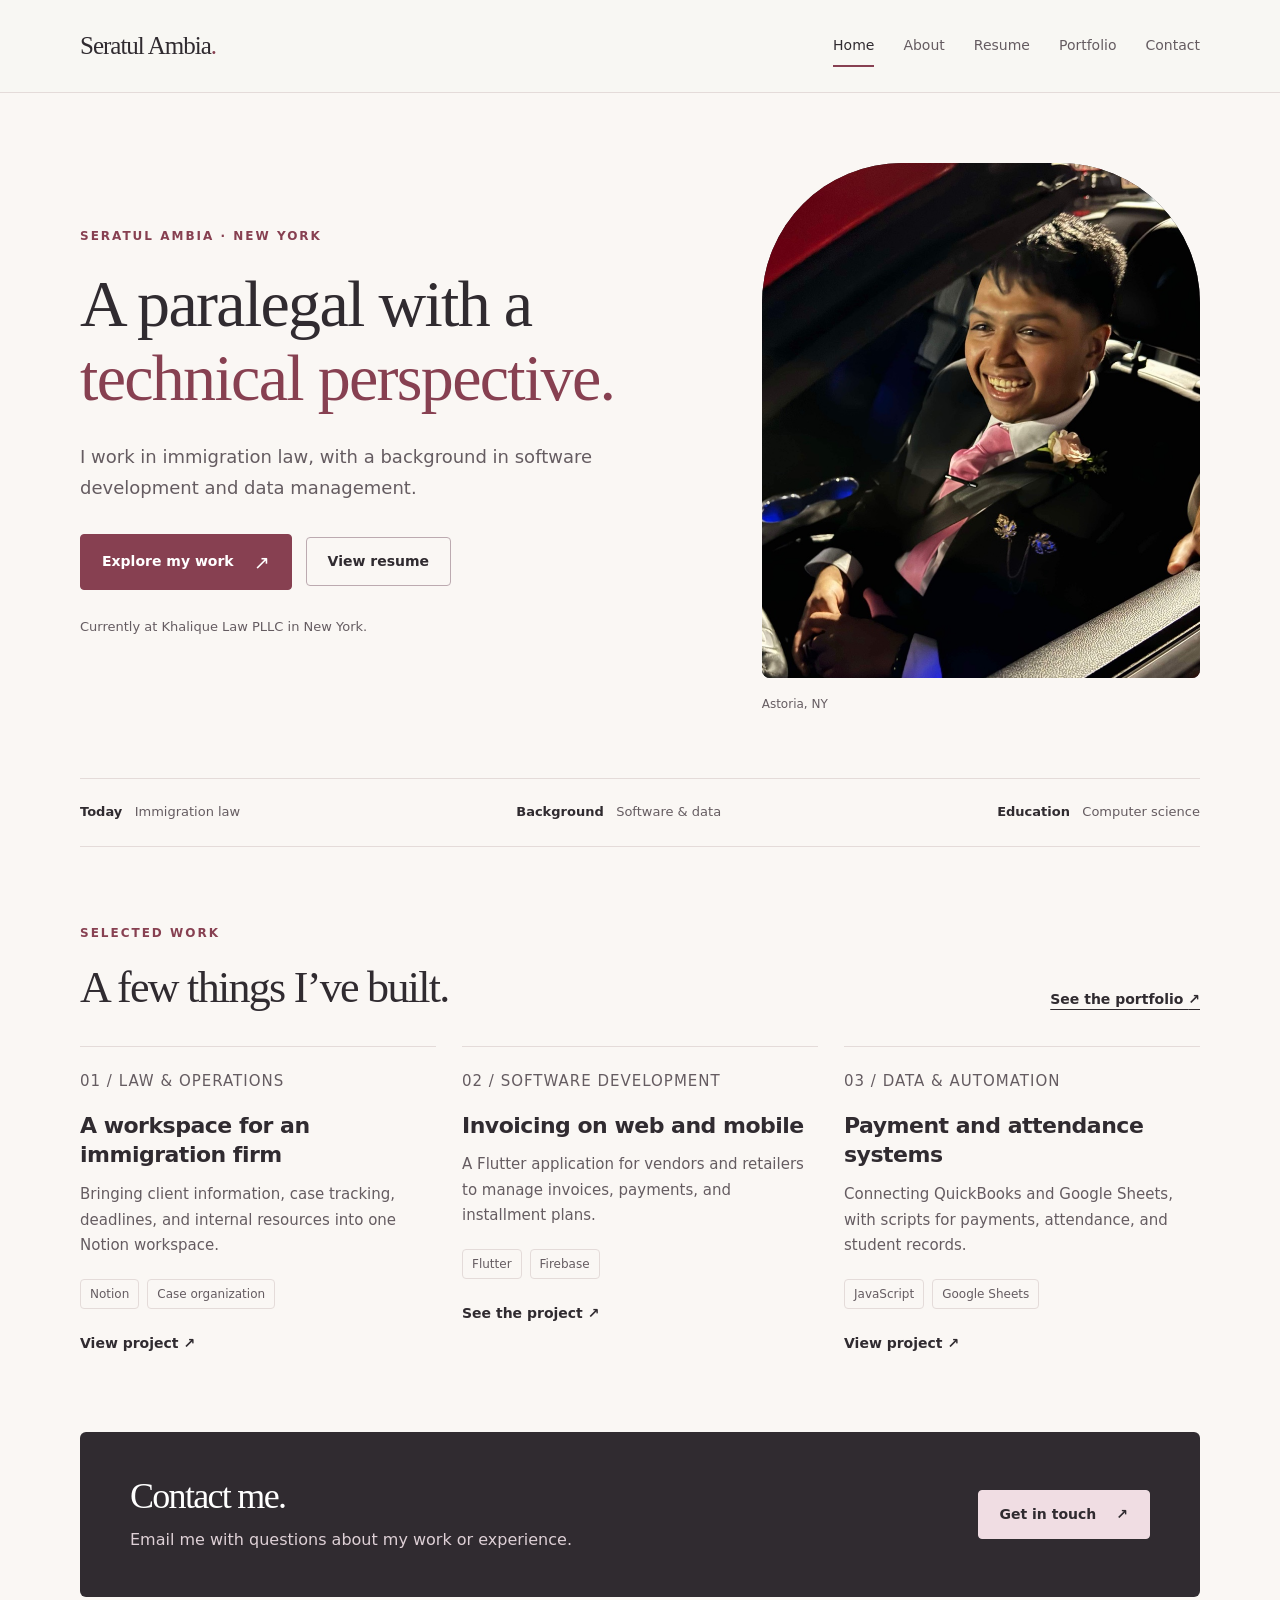
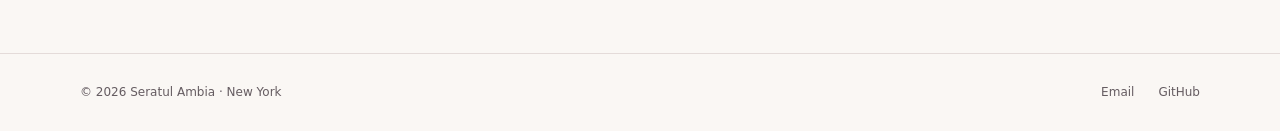
<file: index.html>
<!DOCTYPE html>
<html lang="en">
<head>
<meta charset="utf-8">
<meta name="viewport" content="width=device-width, initial-scale=1">
<title>Immigration paralegal with a background in software | Seratul Ambia</title>
<meta name="description" content="Seratul Ambia is an immigration paralegal in New York with a background in software development, data management, and pharmacy operations.">
<meta name="theme-color" content="#874051">
<meta property="og:title" content="Immigration paralegal with a background in software | Seratul Ambia">
<meta property="og:description" content="Seratul Ambia is an immigration paralegal in New York with a background in software development, data management, and pharmacy operations.">
<meta property="og:type" content="website">
<meta property="og:url" content="https://www.seratulambia.com/">
<meta property="og:image" content="https://www.seratulambia.com/assets/img/seratul-portrait-2026.jpg">
<link rel="canonical" href="https://www.seratulambia.com/">
<link rel="icon" href="assets/img/favicon.svg" type="image/svg+xml">
<link rel="stylesheet" href="assets/css/style.css?v=20261007-photo">
<script defer src="assets/js/main.js?v=20261007">
</script>
</head>
<body>
<a class="skip-link" href="#main">Skip to content</a>
<header class="site-header">
<div class="container header-inner">
<a class="brand" href="index.html" aria-label="Seratul Ambia home">Seratul Ambia<span>.</span>
</a>
<button class="menu-toggle" aria-expanded="false" aria-controls="navigation" type="button">Menu</button>
<nav class="navigation" id="navigation" aria-label="Main navigation">
<a href="index.html" aria-current="page">Home</a>
<a href="about.html">About</a>
<a href="resume.html">Resume</a>
<a href="portfolio.html">Portfolio</a>
<a href="contact.html">Contact</a>
</nav>
</div>
</header>
<main id="main">
<div class="container">
<section class="hero" aria-labelledby="hero-title">
<div>
<p class="eyebrow">Seratul Ambia · New York</p>
<h1 id="hero-title">A paralegal with a<br>
<em>technical perspective.</em>
</h1>
<p class="lead">I work in immigration law, with a background in software development and data management.</p>
<div class="actions">
<a class="button" href="portfolio.html">Explore my work <span class="arrow" aria-hidden="true">↗</span>
</a>
<a class="button secondary" href="resume.html">View resume</a>
</div>
<p class="small-note">Currently at Khalique Law PLLC in New York.</p>
</div>
<figure class="hero-photo">
<div class="portrait-frame"><img src="assets/img/seratul-portrait-2026.jpg" width="1152" height="1536" alt="Seratul Ambia smiling in a suit and pink tie" fetchpriority="high"></div>
<figcaption>
<span>Astoria, NY</span>
</figcaption>
</figure>
</section>
<div class="experience-strip" aria-label="Professional background">
<span>
<strong>Today</strong> &nbsp; Immigration law</span>
<span>
<strong>Background</strong> &nbsp; Software &amp; data</span>
<span>
<strong>Education</strong> &nbsp; Computer science</span>
</div>
<section class="section" aria-labelledby="selected-work">
<div class="section-heading">
<div>
<p class="eyebrow">Selected work</p>
<h2 id="selected-work">A few things I’ve built.</h2>
</div>
<a class="text-link" href="portfolio.html">See the portfolio <span aria-hidden="true">↗</span>
</a>
</div>
<div class="work-grid">
<a class="work-card" href="portfolio.html#notion">
<p class="work-number">01 / LAW &amp; OPERATIONS</p>
<h3>A workspace for an immigration firm</h3>
<p>Bringing client information, case tracking, deadlines, and internal resources into one Notion workspace.</p>
<div class="tags">
<span class="tag">Notion</span>
<span class="tag">Case organization</span>
</div>
<span class="text-link">View project ↗</span>
</a>
<a class="work-card" href="portfolio.html#rosp">
<p class="work-number">02 / SOFTWARE DEVELOPMENT</p>
<h3>Invoicing on web and mobile</h3>
<p>A Flutter application for vendors and retailers to manage invoices, payments, and installment plans.</p>
<div class="tags">
<span class="tag">Flutter</span>
<span class="tag">Firebase</span>
</div>
<span class="text-link">See the project ↗</span>
</a>
<a class="work-card" href="portfolio.html#data">
<p class="work-number">03 / DATA &amp; AUTOMATION</p>
<h3>Payment and attendance systems</h3>
<p>Connecting QuickBooks and Google Sheets, with scripts for payments, attendance, and student records.</p>
<div class="tags">
<span class="tag">JavaScript</span>
<span class="tag">Google Sheets</span>
</div>
<span class="text-link">View project ↗</span>
</a>
</div>
</section>
</div>
<div class="container">
<section class="callout" aria-label="Get in touch">
<div>
<h2>Contact me.</h2>
<p>Email me with questions about my work or experience.</p>
</div>
<a class="button" href="contact.html">Get in touch <span aria-hidden="true">↗</span>
</a>
</section>
</div>
</main>
<footer class="site-footer">
<div class="container footer-inner">
<span>© <span data-year>2026</span> Seratul Ambia · New York</span>
<div class="footer-links">
<a href="mailto:seratul.ambia@gmail.com">Email</a>
<a href="https://github.com/SeratulA">GitHub</a>
</div>
</div>
</footer>
</body>
</html>
</file>
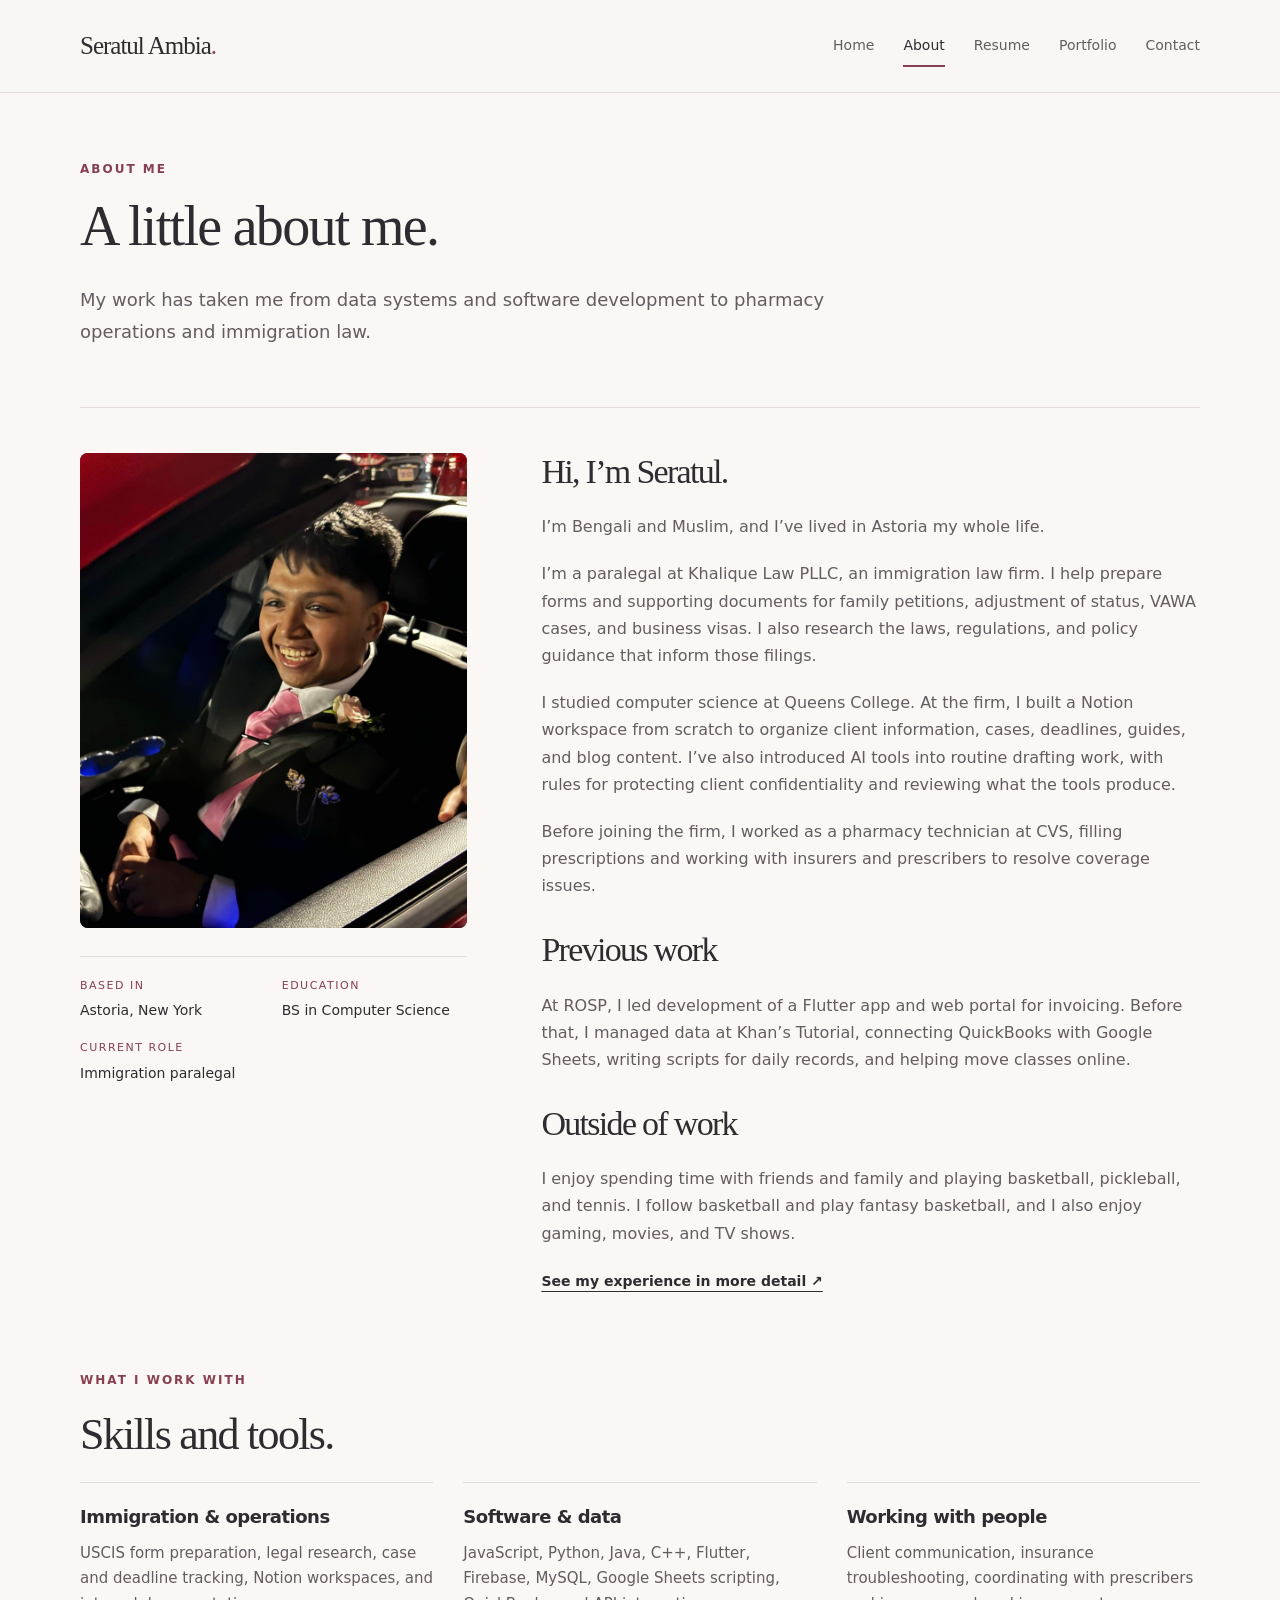
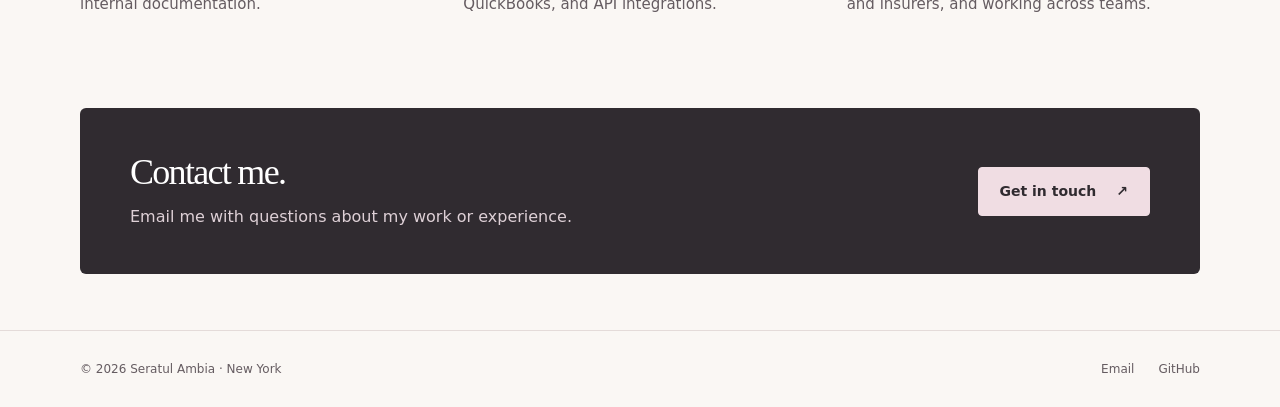
<file: about.html>
<!DOCTYPE html>
<html lang="en">
<head>
<meta charset="utf-8">
<meta name="viewport" content="width=device-width, initial-scale=1">
<title>About | Seratul Ambia</title>
<meta name="description" content="Get to know Seratul Ambia, an Astoria native and immigration paralegal with a background in software and data, and interests in sports, gaming, and film.">
<meta name="theme-color" content="#874051">
<meta property="og:title" content="About | Seratul Ambia">
<meta property="og:description" content="Get to know Seratul Ambia, an Astoria native and immigration paralegal with a background in software and data, and interests in sports, gaming, and film.">
<meta property="og:type" content="website">
<meta property="og:url" content="https://www.seratulambia.com/about.html">
<meta property="og:image" content="https://www.seratulambia.com/assets/img/seratul-portrait-2026.jpg">
<link rel="canonical" href="https://www.seratulambia.com/about.html">
<link rel="icon" href="assets/img/favicon.svg" type="image/svg+xml">
<link rel="stylesheet" href="assets/css/style.css?v=20261007-photo">
<script defer src="assets/js/main.js?v=20261007">
</script>
</head>
<body>
<a class="skip-link" href="#main">Skip to content</a>
<header class="site-header">
<div class="container header-inner">
<a class="brand" href="index.html" aria-label="Seratul Ambia home">Seratul Ambia<span>.</span>
</a>
<button class="menu-toggle" aria-expanded="false" aria-controls="navigation" type="button">Menu</button>
<nav class="navigation" id="navigation" aria-label="Main navigation">
<a href="index.html">Home</a>
<a href="about.html" aria-current="page">About</a>
<a href="resume.html">Resume</a>
<a href="portfolio.html">Portfolio</a>
<a href="contact.html">Contact</a>
</nav>
</div>
</header>
<main id="main">
<div class="container">
<header class="page-intro">
<p class="eyebrow">About me</p>
<h1>A little about me.</h1>
<p class="lead">My work has taken me from data systems and software development to pharmacy operations and immigration law.</p>
</header>
</div>
<div class="container">
<section class="about-grid" aria-labelledby="about-story">
<div>
<div class="portrait-frame portrait-about"><img class="about-photo" src="assets/img/seratul-portrait-2026.jpg" width="1152" height="1536" alt="Seratul Ambia smiling in a suit and pink tie"></div>
<dl class="facts">
<div>
<dt>Based in</dt>
<dd>Astoria, New York</dd>
</div>
<div>
<dt>Education</dt>
<dd>BS in Computer Science</dd>
</div>
<div>
<dt>Current role</dt>
<dd>Immigration paralegal</dd>
</div>
</dl>
</div>
<div class="prose">
<h2 id="about-story">Hi, I’m Seratul.</h2>
<p>I’m Bengali and Muslim, and I’ve lived in Astoria my whole life.</p>
<p>I’m a paralegal at Khalique Law PLLC, an immigration law firm. I help prepare forms and supporting documents for family petitions, adjustment of status, VAWA cases, and business visas. I also research the laws, regulations, and policy guidance that inform those filings.</p>
<p>I studied computer science at Queens College. At the firm, I built a Notion workspace from scratch to organize client information, cases, deadlines, guides, and blog content. I’ve also introduced AI tools into routine drafting work, with rules for protecting client confidentiality and reviewing what the tools produce.</p>
<p>Before joining the firm, I worked as a pharmacy technician at CVS, filling prescriptions and working with insurers and prescribers to resolve coverage issues.</p>
<h2>Previous work</h2>
<p>At ROSP, I led development of a Flutter app and web portal for invoicing. Before that, I managed data at Khan’s Tutorial, connecting QuickBooks with Google Sheets, writing scripts for daily records, and helping move classes online.</p>
<h2>Outside of work</h2>
<p>I enjoy spending time with friends and family and playing basketball, pickleball, and tennis. I follow basketball and play fantasy basketball, and I also enjoy gaming, movies, and TV shows.</p>
<a class="text-link" href="resume.html">See my experience in more detail ↗</a>
</div>
</section>
<section class="section" aria-labelledby="skills-title">
<p class="eyebrow">What I work with</p>
<h2 id="skills-title">Skills and tools.</h2>
<div class="skills-grid">
<div class="skill-group">
<h3>Immigration &amp; operations</h3>
<p>USCIS form preparation, legal research, case and deadline tracking, Notion workspaces, and internal documentation.</p>
</div>
<div class="skill-group">
<h3>Software &amp; data</h3>
<p>JavaScript, Python, Java, C++, Flutter, Firebase, MySQL, Google Sheets scripting, QuickBooks, and API integrations.</p>
</div>
<div class="skill-group">
<h3>Working with people</h3>
<p>Client communication, insurance troubleshooting, coordinating with prescribers and insurers, and working across teams.</p>
</div>
</div>
</section>
</div>
<div class="container">
<section class="callout" aria-label="Get in touch">
<div>
<h2>Contact me.</h2>
<p>Email me with questions about my work or experience.</p>
</div>
<a class="button" href="contact.html">Get in touch <span aria-hidden="true">↗</span>
</a>
</section>
</div>
</main>
<footer class="site-footer">
<div class="container footer-inner">
<span>© <span data-year>2026</span> Seratul Ambia · New York</span>
<div class="footer-links">
<a href="mailto:seratul.ambia@gmail.com">Email</a>
<a href="https://github.com/SeratulA">GitHub</a>
</div>
</div>
</footer>
</body>
</html>
</file>
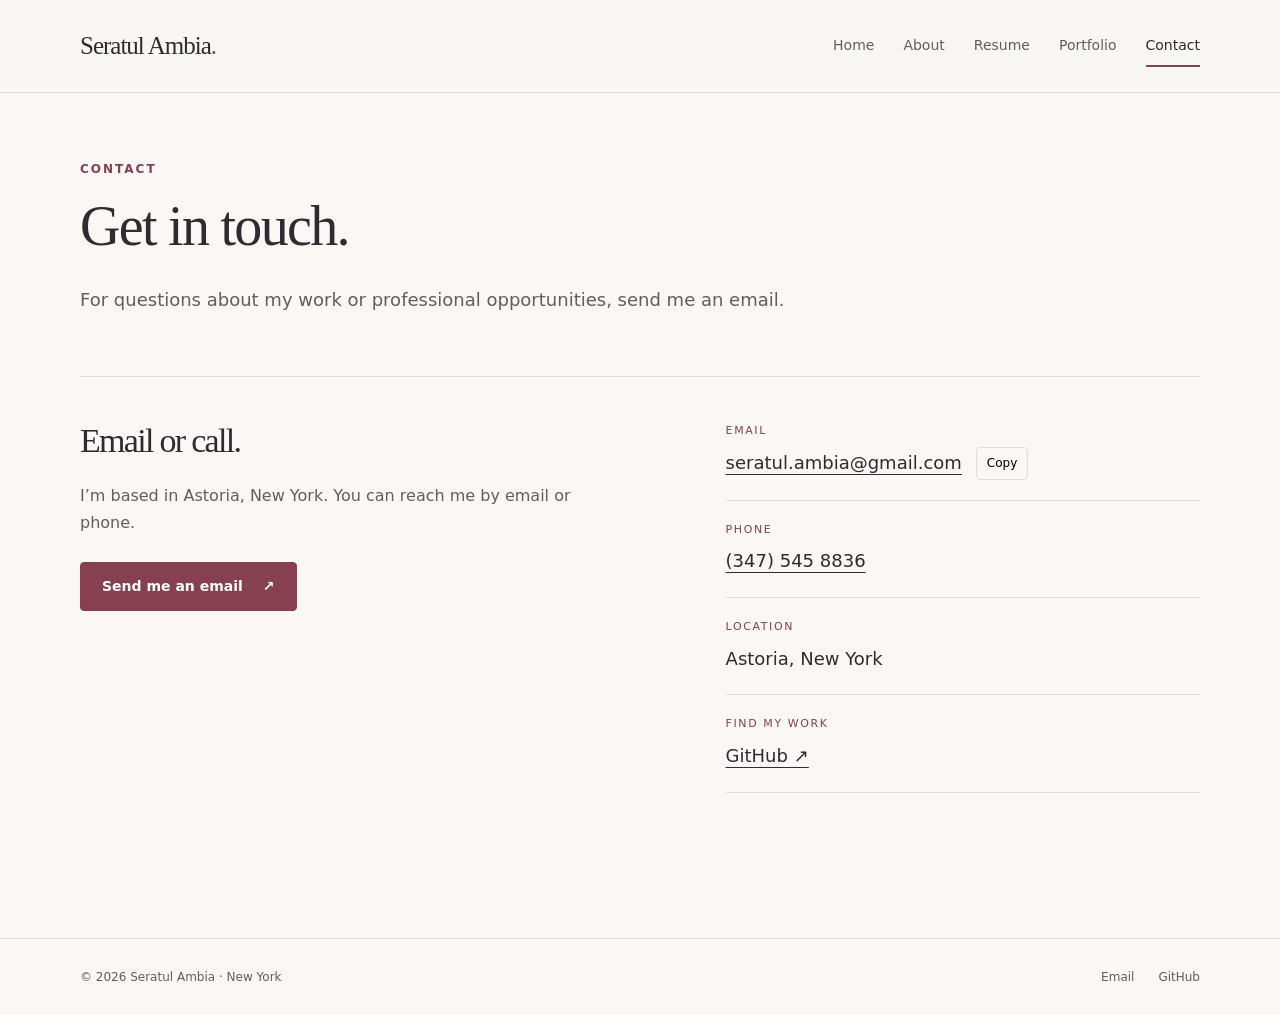
<file: contact.html>
<!DOCTYPE html>
<html lang="en">
<head>
<meta charset="utf-8">
<meta name="viewport" content="width=device-width, initial-scale=1">
<title>Contact | Seratul Ambia</title>
<meta name="description" content="Contact Seratul Ambia by email or phone. Based in Astoria, New York.">
<meta name="theme-color" content="#874051">
<meta property="og:title" content="Contact | Seratul Ambia">
<meta property="og:description" content="Contact Seratul Ambia by email or phone. Based in Astoria, New York.">
<meta property="og:type" content="website">
<meta property="og:url" content="https://www.seratulambia.com/contact.html">
<meta property="og:image" content="https://www.seratulambia.com/assets/img/seratul-portrait-2026.jpg">
<link rel="canonical" href="https://www.seratulambia.com/contact.html">
<link rel="icon" href="assets/img/favicon.svg" type="image/svg+xml">
<link rel="stylesheet" href="assets/css/style.css?v=20261007-photo">
<script defer src="assets/js/main.js?v=20261007">
</script>
</head>
<body>
<a class="skip-link" href="#main">Skip to content</a>
<header class="site-header">
<div class="container header-inner">
<a class="brand" href="index.html" aria-label="Seratul Ambia home">Seratul Ambia<span>.</span>
</a>
<button class="menu-toggle" aria-expanded="false" aria-controls="navigation" type="button">Menu</button>
<nav class="navigation" id="navigation" aria-label="Main navigation">
<a href="index.html">Home</a>
<a href="about.html">About</a>
<a href="resume.html">Resume</a>
<a href="portfolio.html">Portfolio</a>
<a href="contact.html" aria-current="page">Contact</a>
</nav>
</div>
</header>
<main id="main">
<div class="container">
<header class="page-intro">
<p class="eyebrow">Contact</p>
<h1>Get in touch.</h1>
<p class="lead">For questions about my work or professional opportunities, send me an email.</p>
</header>
</div>
<section class="container contact-layout" aria-label="Contact details">
<div>
<h2>Email or call.</h2>
<p>I’m based in Astoria, New York. You can reach me by email or phone.</p>
<div class="actions contact-cta">
<a class="button" href="mailto:seratul.ambia@gmail.com">Send me an email <span aria-hidden="true">↗</span>
</a>
</div>
</div>
<div>
<dl class="contact-list">
<div>
<dt>Email</dt>
<dd class="copy-row">
<a href="mailto:seratul.ambia@gmail.com">seratul.ambia@gmail.com</a>
<button type="button" class="copy-button" data-copy-email>Copy</button>
</dd>
</div>
<div>
<dt>Phone</dt>
<dd>
<a href="tel:+13475458836">(347) 545 8836</a>
</dd>
</div>
<div>
<dt>Location</dt>
<dd>Astoria, New York</dd>
</div>
<div>
<dt>Find my work</dt>
<dd>
<a href="https://github.com/SeratulA">GitHub ↗</a>
</dd>
</div>
</dl>
<p id="copy-status" class="copy-status" role="status" aria-live="polite">
</p>
</div>
</section>
</main>
<footer class="site-footer">
<div class="container footer-inner">
<span>© <span data-year>2026</span> Seratul Ambia · New York</span>
<div class="footer-links">
<a href="mailto:seratul.ambia@gmail.com">Email</a>
<a href="https://github.com/SeratulA">GitHub</a>
</div>
</div>
</footer>
</body>
</html>
</file>
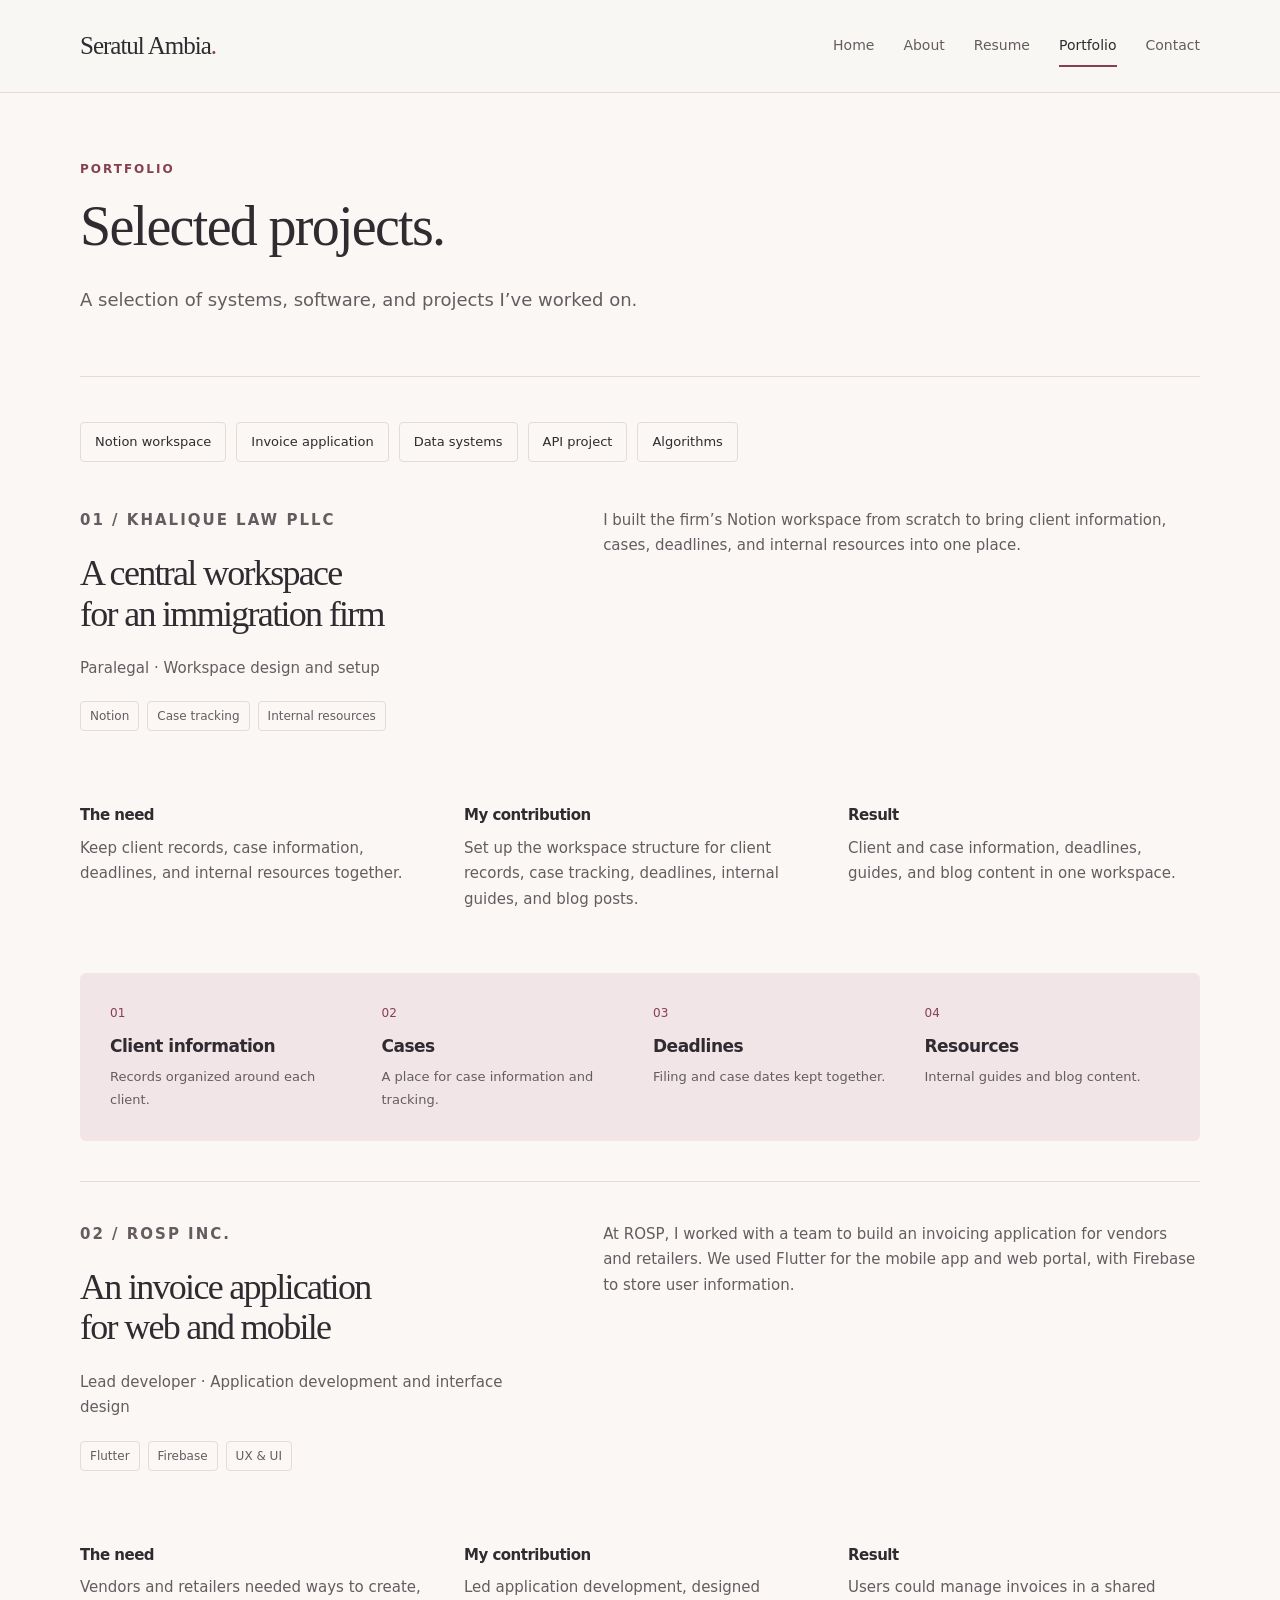
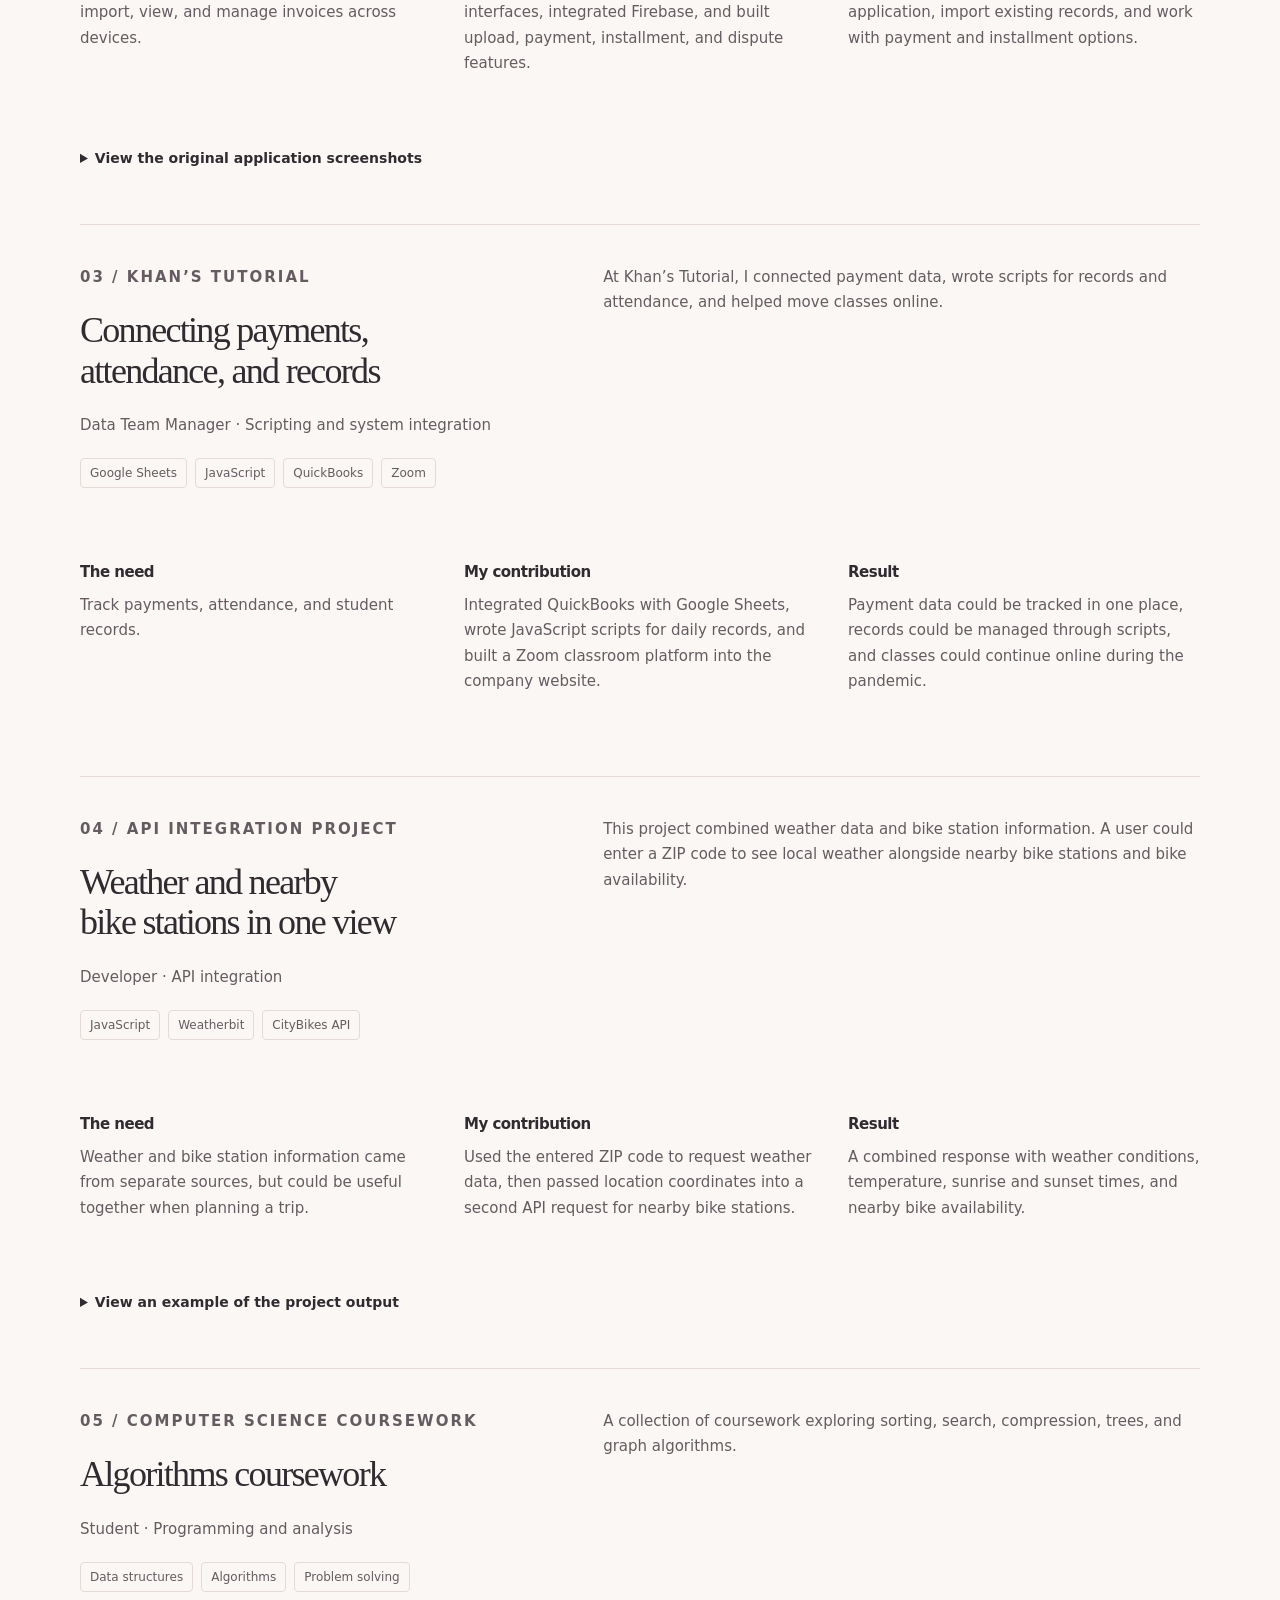
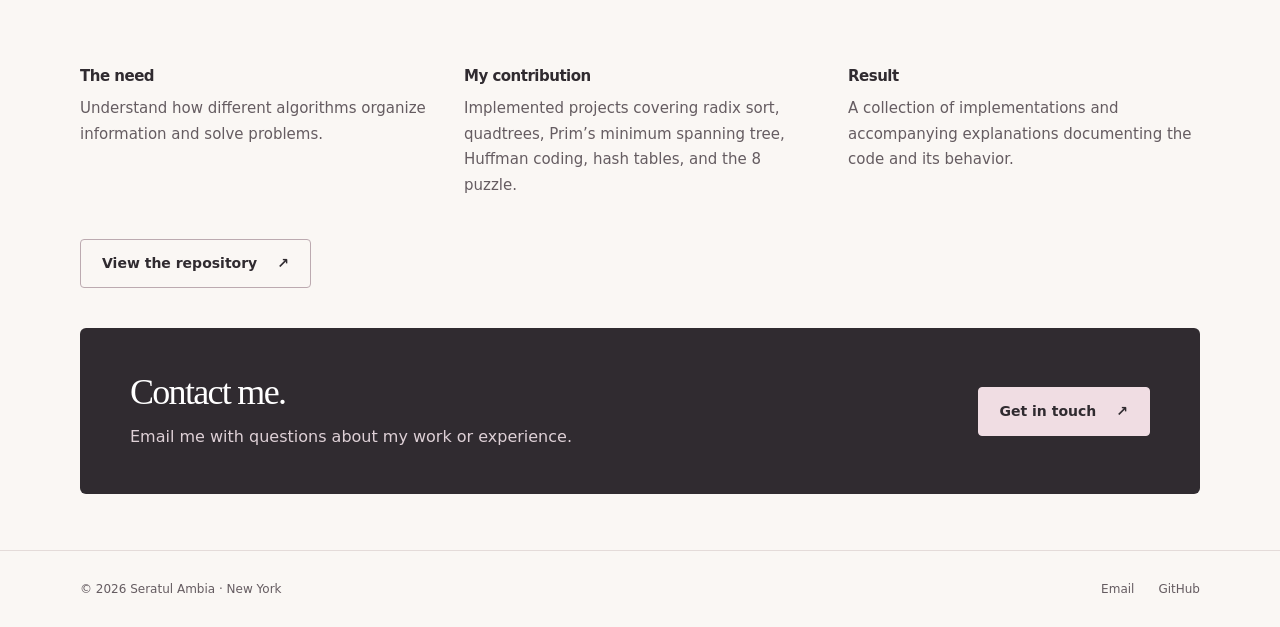
<file: portfolio.html>
<!DOCTYPE html>
<html lang="en">
<head>
<meta charset="utf-8">
<meta name="viewport" content="width=device-width, initial-scale=1">
<title>Portfolio | Seratul Ambia</title>
<meta name="description" content="Explore Seratul Ambia’s Notion workspace, invoicing app, data systems, API integration project, and algorithms coursework.">
<meta name="theme-color" content="#874051">
<meta property="og:title" content="Portfolio | Seratul Ambia">
<meta property="og:description" content="Explore Seratul Ambia’s Notion workspace, invoicing app, data systems, API integration project, and algorithms coursework.">
<meta property="og:type" content="website">
<meta property="og:url" content="https://www.seratulambia.com/portfolio.html">
<meta property="og:image" content="https://www.seratulambia.com/assets/img/seratul-portrait-2026.jpg">
<link rel="canonical" href="https://www.seratulambia.com/portfolio.html">
<link rel="icon" href="assets/img/favicon.svg" type="image/svg+xml">
<link rel="stylesheet" href="assets/css/style.css?v=20261007-photo">
<script defer src="assets/js/main.js?v=20261007">
</script>
</head>
<body>
<a class="skip-link" href="#main">Skip to content</a>
<header class="site-header">
<div class="container header-inner">
<a class="brand" href="index.html" aria-label="Seratul Ambia home">Seratul Ambia<span>.</span>
</a>
<button class="menu-toggle" aria-expanded="false" aria-controls="navigation" type="button">Menu</button>
<nav class="navigation" id="navigation" aria-label="Main navigation">
<a href="index.html">Home</a>
<a href="about.html">About</a>
<a href="resume.html">Resume</a>
<a href="portfolio.html" aria-current="page">Portfolio</a>
<a href="contact.html">Contact</a>
</nav>
</div>
</header>
<main id="main">
<div class="container">
<header class="page-intro">
<p class="eyebrow">Portfolio</p>
<h1>Selected projects.</h1>
<p class="lead">A selection of systems, software, and projects I’ve worked on.</p>
</header>
</div>
<div class="container">
<nav class="project-index" aria-label="Jump to a project">
<a href="#notion">Notion workspace</a>
<a href="#rosp">Invoice application</a>
<a href="#data">Data systems</a>
<a href="#apis">API project</a>
<a href="#algorithms">Algorithms</a>
</nav>
<article class="project" id="notion">
<div class="project-header">
<div>
<p class="eyebrow">01 / KHALIQUE LAW PLLC</p>
<h2>A central workspace<br>for an immigration firm</h2>
<p class="project-role">Paralegal · Workspace design and setup</p>
<div class="tags">
<span class="tag">Notion</span>
<span class="tag">Case tracking</span>
<span class="tag">Internal resources</span>
</div>
</div>
<div>
<p>I built the firm’s Notion workspace from scratch to bring client information, cases, deadlines, and internal resources into one place.</p>
</div>
</div>
<div class="project-body">
<div>
<h3>The need</h3>
<p>Keep client records, case information, deadlines, and internal resources together.</p>
</div>
<div>
<h3>My contribution</h3>
<p>Set up the workspace structure for client records, case tracking, deadlines, internal guides, and blog posts.</p>
</div>
<div>
<h3>Result</h3>
<p>Client and case information, deadlines, guides, and blog content in one workspace.</p>
</div>
</div>
<div class="workflow" aria-label="Areas organized in the workspace">
<div>
<span>01</span>
<h3>Client information</h3>
<p>Records organized around each client.</p>
</div>
<div>
<span>02</span>
<h3>Cases</h3>
<p>A place for case information and tracking.</p>
</div>
<div>
<span>03</span>
<h3>Deadlines</h3>
<p>Filing and case dates kept together.</p>
</div>
<div>
<span>04</span>
<h3>Resources</h3>
<p>Internal guides and blog content.</p>
</div>
</div>
</article>
<article class="project" id="rosp">
<div class="project-header">
<div>
<p class="eyebrow">02 / ROSP INC.</p>
<h2>An invoice application<br>for web and mobile</h2>
<p class="project-role">Lead developer · Application development and interface design</p>
<div class="tags">
<span class="tag">Flutter</span>
<span class="tag">Firebase</span>
<span class="tag">UX & UI</span>
</div>
</div>
<div>
<p>At ROSP, I worked with a team to build an invoicing application for vendors and retailers. We used Flutter for the mobile app and web portal, with Firebase to store user information.</p>
</div>
</div>
<div class="project-body">
<div>
<h3>The need</h3>
<p>Vendors and retailers needed ways to create, import, view, and manage invoices across devices.</p>
</div>
<div>
<h3>My contribution</h3>
<p>Led application development, designed interfaces, integrated Firebase, and built upload, payment, installment, and dispute features.</p>
</div>
<div>
<h3>Result</h3>
<p>Users could manage invoices in a shared application, import existing records, and work with payment and installment options.</p>
</div>
</div>
<details>
<summary>View the original application screenshots</summary>
<figure class="project-image">
<img src="Login.jpg" width="948" height="1114" loading="lazy" alt="Original ROSP login and signup screens on desktop and mobile">
<figcaption>Original project screens showing the web and mobile interfaces.</figcaption>
</figure>
<figure class="project-image">
<img src="columnmatching.jpg" loading="lazy" alt="ROSP interface for matching imported invoice columns">
<figcaption>Column matching for importing existing invoice records.</figcaption>
</figure>
</details>
</article>
<article class="project" id="data">
<div class="project-header">
<div>
<p class="eyebrow">03 / KHAN’S TUTORIAL</p>
<h2>Connecting payments,<br>attendance, and records</h2>
<p class="project-role">Data Team Manager · Scripting and system integration</p>
<div class="tags">
<span class="tag">Google Sheets</span>
<span class="tag">JavaScript</span>
<span class="tag">QuickBooks</span>
<span class="tag">Zoom</span>
</div>
</div>
<div>
<p>At Khan’s Tutorial, I connected payment data, wrote scripts for records and attendance, and helped move classes online.</p>
</div>
</div>
<div class="project-body">
<div>
<h3>The need</h3>
<p>Track payments, attendance, and student records.</p>
</div>
<div>
<h3>My contribution</h3>
<p>Integrated QuickBooks with Google Sheets, wrote JavaScript scripts for daily records, and built a Zoom classroom platform into the company website.</p>
</div>
<div>
<h3>Result</h3>
<p>Payment data could be tracked in one place, records could be managed through scripts, and classes could continue online during the pandemic.</p>
</div>
</div>
</article>
<article class="project" id="apis">
<div class="project-header">
<div>
<p class="eyebrow">04 / API INTEGRATION PROJECT</p>
<h2>Weather and nearby<br>bike stations in one view</h2>
<p class="project-role">Developer · API integration</p>
<div class="tags">
<span class="tag">JavaScript</span>
<span class="tag">Weatherbit</span>
<span class="tag">CityBikes API</span>
</div>
</div>
<div>
<p>This project combined weather data and bike station information. A user could enter a ZIP code to see local weather alongside nearby bike stations and bike availability.</p>
</div>
</div>
<div class="project-body">
<div>
<h3>The need</h3>
<p>Weather and bike station information came from separate sources, but could be useful together when planning a trip.</p>
</div>
<div>
<h3>My contribution</h3>
<p>Used the entered ZIP code to request weather data, then passed location coordinates into a second API request for nearby bike stations.</p>
</div>
<div>
<h3>Result</h3>
<p>A combined response with weather conditions, temperature, sunrise and sunset times, and nearby bike availability.</p>
</div>
</div>
<details>
<summary>View an example of the project output</summary>
<figure class="project-image">
<img src="weatherbit.jpg" loading="lazy" alt="Original weather and bike station output for a New York ZIP code">
<figcaption>Archived project output. The values shown are from the original project.</figcaption>
</figure>
</details>
</article>
<article class="project" id="algorithms">
<div class="project-header">
<div>
<p class="eyebrow">05 / COMPUTER SCIENCE COURSEWORK</p>
<h2>Algorithms coursework</h2>
<p class="project-role">Student · Programming and analysis</p>
<div class="tags">
<span class="tag">Data structures</span>
<span class="tag">Algorithms</span>
<span class="tag">Problem solving</span>
</div>
</div>
<div>
<p>A collection of coursework exploring sorting, search, compression, trees, and graph algorithms.</p>
</div>
</div>
<div class="project-body">
<div>
<h3>The need</h3>
<p>Understand how different algorithms organize information and solve problems.</p>
</div>
<div>
<h3>My contribution</h3>
<p>Implemented projects covering radix sort, quadtrees, Prim’s minimum spanning tree, Huffman coding, hash tables, and the 8 puzzle.</p>
</div>
<div>
<h3>Result</h3>
<p>A collection of implementations and accompanying explanations documenting the code and its behavior.</p>
</div>
</div>
<a class="button secondary" href="https://github.com/SeratulA/Algorithms-Projects">View the repository <span aria-hidden="true">↗</span>
</a>
</article>
</div>
<div class="container">
<section class="callout" aria-label="Get in touch">
<div>
<h2>Contact me.</h2>
<p>Email me with questions about my work or experience.</p>
</div>
<a class="button" href="contact.html">Get in touch <span aria-hidden="true">↗</span>
</a>
</section>
</div>
</main>
<footer class="site-footer">
<div class="container footer-inner">
<span>© <span data-year>2026</span> Seratul Ambia · New York</span>
<div class="footer-links">
<a href="mailto:seratul.ambia@gmail.com">Email</a>
<a href="https://github.com/SeratulA">GitHub</a>
</div>
</div>
</footer>
</body>
</html>
</file>
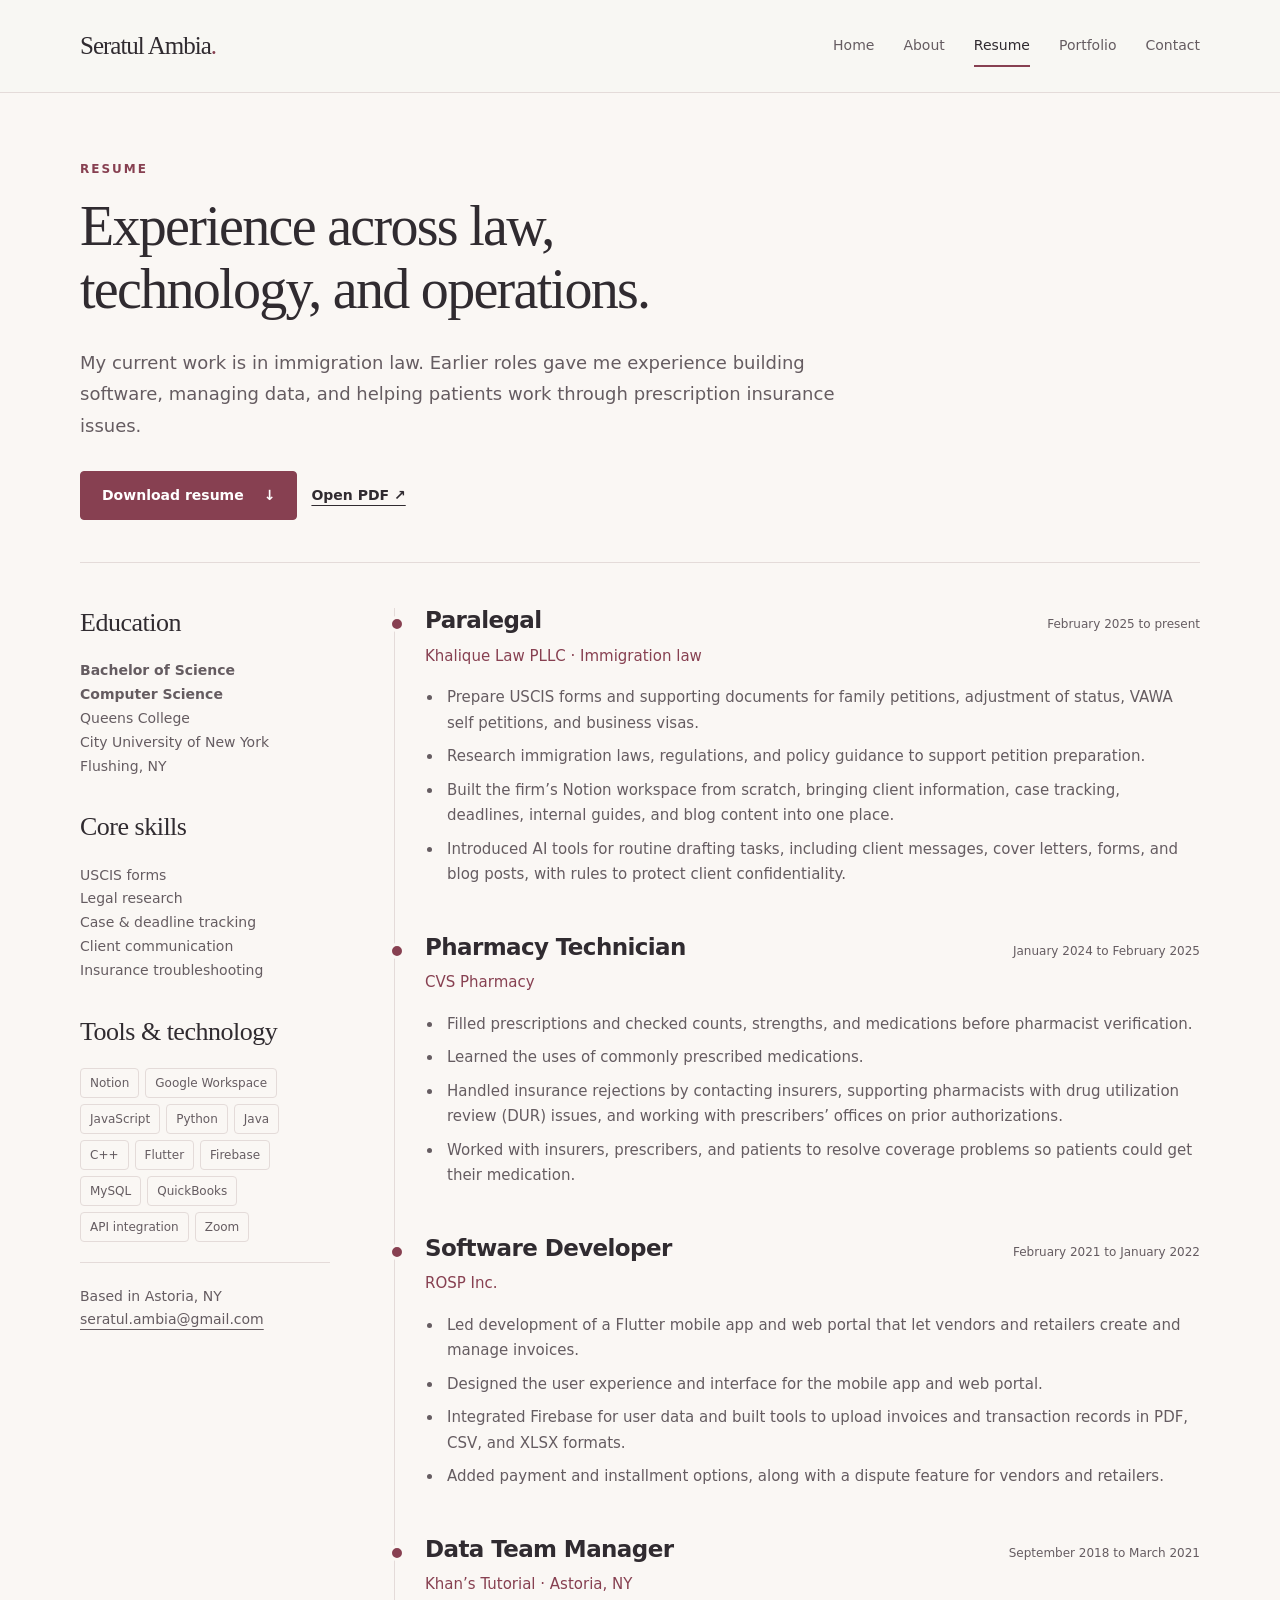
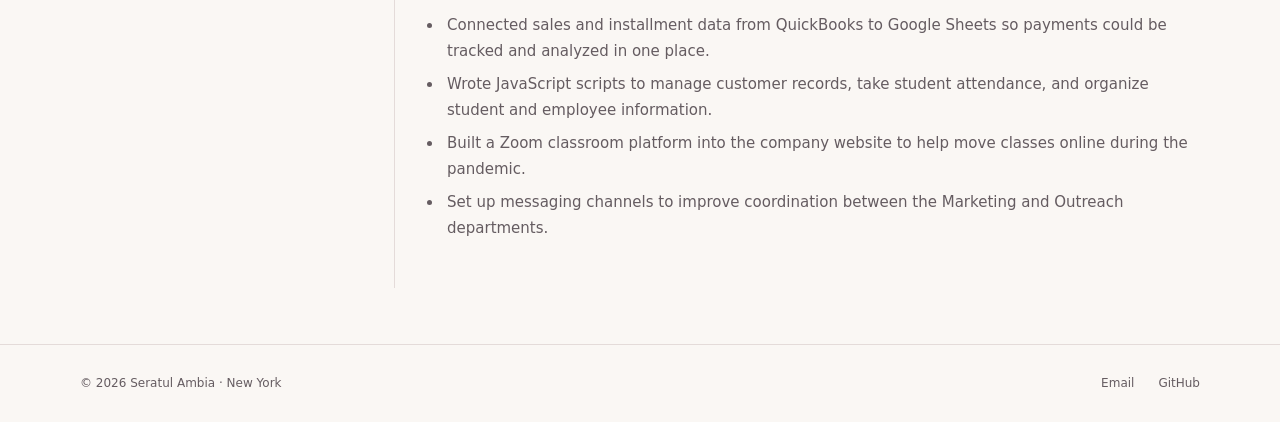
<file: resume.html>
<!DOCTYPE html>
<html lang="en">
<head>
<meta charset="utf-8">
<meta name="viewport" content="width=device-width, initial-scale=1">
<title>Resume | Seratul Ambia</title>
<meta name="description" content="Seratul Ambia’s current experience, education, and skills, with a downloadable PDF resume.">
<meta name="theme-color" content="#874051">
<meta property="og:title" content="Resume | Seratul Ambia">
<meta property="og:description" content="Seratul Ambia’s current experience, education, and skills, with a downloadable PDF resume.">
<meta property="og:type" content="website">
<meta property="og:url" content="https://www.seratulambia.com/resume.html">
<meta property="og:image" content="https://www.seratulambia.com/assets/img/seratul-portrait-2026.jpg">
<link rel="canonical" href="https://www.seratulambia.com/resume.html">
<link rel="icon" href="assets/img/favicon.svg" type="image/svg+xml">
<link rel="stylesheet" href="assets/css/style.css?v=20261007-photo">
<script defer src="assets/js/main.js?v=20261007">
</script>
</head>
<body>
<a class="skip-link" href="#main">Skip to content</a>
<header class="site-header">
<div class="container header-inner">
<a class="brand" href="index.html" aria-label="Seratul Ambia home">Seratul Ambia<span>.</span>
</a>
<button class="menu-toggle" aria-expanded="false" aria-controls="navigation" type="button">Menu</button>
<nav class="navigation" id="navigation" aria-label="Main navigation">
<a href="index.html">Home</a>
<a href="about.html">About</a>
<a href="resume.html" aria-current="page">Resume</a>
<a href="portfolio.html">Portfolio</a>
<a href="contact.html">Contact</a>
</nav>
</div>
</header>
<main id="main">
<div class="container">
<header class="page-intro">
<p class="eyebrow">Resume</p>
<h1>Experience across law,<br>technology, and operations.</h1>
<p class="lead">My current work is in immigration law. Earlier roles gave me experience building software, managing data, and helping patients work through prescription insurance issues.</p>
<div class="actions">
<a class="button" href="assets/docs/Seratul_Ambia_Resume.pdf" download>Download resume <span aria-hidden="true">↓</span>
</a>
<a class="text-link" href="assets/docs/Seratul_Ambia_Resume.pdf">Open PDF ↗</a>
</div>
</header>
</div>
<div class="container resume-layout">
<aside class="resume-sidebar" aria-label="Education and skills">
<h2>Education</h2>
<p>
<strong>Bachelor of Science<br>Computer Science</strong>
<br>Queens College<br>City University of New York<br>Flushing, NY</p>
<h2>Core skills</h2>
<p>USCIS forms<br>Legal research<br>Case &amp; deadline tracking<br>Client communication<br>Insurance troubleshooting</p>
<h2>Tools &amp; technology</h2>
<div class="tags">
<span class="tag">Notion</span>
<span class="tag">Google Workspace</span>
<span class="tag">JavaScript</span>
<span class="tag">Python</span>
<span class="tag">Java</span>
<span class="tag">C++</span>
<span class="tag">Flutter</span>
<span class="tag">Firebase</span>
<span class="tag">MySQL</span>
<span class="tag">QuickBooks</span>
<span class="tag">API integration</span>
<span class="tag">Zoom</span>
</div>
<p class="resume-bottom">Based in Astoria, NY<br>
<a href="mailto:seratul.ambia@gmail.com">seratul.ambia@gmail.com</a>
</p>
</aside>
<section aria-label="Work history">
<div class="timeline">
<article class="resume-item">
<div class="job-meta">
<h2>Paralegal</h2>
<span class="dates">February 2025 to present</span>
</div>
<p class="company">Khalique Law PLLC · Immigration law</p>
<ul>
<li>Prepare USCIS forms and supporting documents for family petitions, adjustment of status, VAWA self petitions, and business visas.</li>
<li>Research immigration laws, regulations, and policy guidance to support petition preparation.</li>
<li>Built the firm’s Notion workspace from scratch, bringing client information, case tracking, deadlines, internal guides, and blog content into one place.</li>
<li>Introduced AI tools for routine drafting tasks, including client messages, cover letters, forms, and blog posts, with rules to protect client confidentiality.</li>
</ul>
</article>
<article class="resume-item">
<div class="job-meta">
<h2>Pharmacy Technician</h2>
<span class="dates">January 2024 to February 2025</span>
</div>
<p class="company">CVS Pharmacy</p>
<ul>
<li>Filled prescriptions and checked counts, strengths, and medications before pharmacist verification.</li>
<li>Learned the uses of commonly prescribed medications.</li>
<li>Handled insurance rejections by contacting insurers, supporting pharmacists with drug utilization review (DUR) issues, and working with prescribers’ offices on prior authorizations.</li>
<li>Worked with insurers, prescribers, and patients to resolve coverage problems so patients could get their medication.</li>
</ul>
</article>
<article class="resume-item">
<div class="job-meta">
<h2>Software Developer</h2>
<span class="dates">February 2021 to January 2022</span>
</div>
<p class="company">ROSP Inc.</p>
<ul>
<li>Led development of a Flutter mobile app and web portal that let vendors and retailers create and manage invoices.</li>
<li>Designed the user experience and interface for the mobile app and web portal.</li>
<li>Integrated Firebase for user data and built tools to upload invoices and transaction records in PDF, CSV, and XLSX formats.</li>
<li>Added payment and installment options, along with a dispute feature for vendors and retailers.</li>
</ul>
</article>
<article class="resume-item">
<div class="job-meta">
<h2>Data Team Manager</h2>
<span class="dates">September 2018 to March 2021</span>
</div>
<p class="company">Khan’s Tutorial · Astoria, NY</p>
<ul>
<li>Connected sales and installment data from QuickBooks to Google Sheets so payments could be tracked and analyzed in one place.</li>
<li>Wrote JavaScript scripts to manage customer records, take student attendance, and organize student and employee information.</li>
<li>Built a Zoom classroom platform into the company website to help move classes online during the pandemic.</li>
<li>Set up messaging channels to improve coordination between the Marketing and Outreach departments.</li>
</ul>
</article>
</div>
</section>
</div>
</main>
<footer class="site-footer">
<div class="container footer-inner">
<span>© <span data-year>2026</span> Seratul Ambia · New York</span>
<div class="footer-links">
<a href="mailto:seratul.ambia@gmail.com">Email</a>
<a href="https://github.com/SeratulA">GitHub</a>
</div>
</div>
</footer>
</body>
</html>
</file>
<file: assets/css/style.css>
:root {
  --ink:#302b30;
  --muted:#655c61;
  --accent:#874051;
  --accent-light:#f1e5e8;
  --paper:#faf7f4;
  --white:#fff;
  --line:#e4dbd9;
  --serif:Georgia,'Times New Roman',serif;
  --sans:system-ui,-apple-system,BlinkMacSystemFont,'Segoe UI',sans-serif;
}
* {
  box-sizing:border-box;
}
html {
  scroll-behavior:smooth;
  scroll-padding-top:110px;
}
body {
  margin:0;
  background:var(--paper);
  color:var(--ink);
  font-family:var(--sans);
  line-height:1.7;
  font-size:16px;
}
a {
  color:inherit;
  text-underline-offset:5px;
}
a:hover {
  color:var(--accent);
}
img {
  display:block;
  max-width:100%;
  height:auto;
}
button {
  font:inherit;
}
button,a {
  -webkit-tap-highlight-color:transparent;
}
button {
  cursor:pointer;
}
a:focus-visible,button:focus-visible,summary:focus-visible {
  outline:3px solid #c57b35;
  outline-offset:5px;
}
.container {
  width:min(1120px,calc(100% - 64px));
  margin-inline:auto;
}
.skip-link {
  position:fixed;
  top:-100px;
  left:16px;
  z-index:50;
  background:var(--ink);
  color:white;
  padding:12px;
}
.skip-link:focus {
  top:10px;
}
.site-header {
  border-bottom:1px solid var(--line);
  background:rgba(248,247,243,.97);
  position:sticky;
  top:0;
  z-index:20;
}
.header-inner {
  display:flex;
  align-items:center;
  justify-content:space-between;
  min-height:92px;
  gap:24px;
}
.brand {
  font-family:var(--serif);
  font-size:25px;
  text-decoration:none;
  letter-spacing:-1px;
}
.brand span {
  color:var(--accent);
}
.navigation {
  display:flex;
  align-items:center;
  gap:29px;
}
.navigation a {
  font-size:14px;
  text-decoration:none;
  color:var(--muted);
  padding:7px 0;
}
.navigation a[aria-current=page] {
  color:var(--ink);
  box-shadow:0 2px var(--accent);
}
.navigation a:hover {
  color:var(--accent);
}
.menu-toggle {
  display:none;
  border:1px solid var(--line);
  background:transparent;
  padding:6px 14px;
  border-radius:4px;
}
.eyebrow {
  font-size:12px;
  text-transform:uppercase;
  letter-spacing:2px;
  font-weight:600;
  color:var(--accent);
  margin:0 0 20px;
}
.eyebrow.light {
  color:#e7bbc8;
}
h1,h2,h3,p {
  margin-top:0;
}
h1,h2,h3 {
  font-weight:400;
}
h1,h2 {
  font-family:var(--serif);
  letter-spacing:-1.7px;
  line-height:1.12;
}
h1 {
  font-size:clamp(40px,5.2vw,66px);
  margin-bottom:26px;
}
h2 {
  font-size:clamp(32px,3.7vw,44px);
  margin-bottom:22px;
}
h3 {
  font-size:22px;
  line-height:1.35;
  font-weight:550;
  letter-spacing:-.5px;
  margin-bottom:12px;
}
.lead {
  font-size:18px;
  color:var(--muted);
  max-width:640px;
  line-height:1.75;
}
.hero {
  padding:70px 0 64px;
  display:grid;
  grid-template-columns:1.35fr 1fr;
  gap:90px;
  align-items:center;
}
.hero h1 em {
  font-style:normal;
  color:var(--accent);
}
.hero .lead {
  max-width:520px;
}
.hero-photo {
  position:relative;
  margin:0;
}
.hero-photo img {
  width:100%;
  aspect-ratio:4/4.7;
  object-fit:cover;
  object-position:center 35%;
  border-radius:140px 140px 8px 8px;
}
.hero-photo figcaption {
  font-size:12px;
  color:var(--muted);
  display:flex;
  justify-content:space-between;
  padding:16px 0 0;
  gap:12px;
}
.actions {
  display:flex;
  gap:14px;
  flex-wrap:wrap;
  align-items:center;
  margin-top:30px;
}
.button {
  display:inline-flex;
  align-items:center;
  justify-content:center;
  gap:20px;
  background:var(--accent);
  color:white;
  border:1px solid var(--accent);
  padding:13px 21px;
  text-decoration:none;
  font-size:14px;
  font-weight:550;
  border-radius:4px;
  line-height:1.5;
}
.button:hover {
  background:#683342;
  color:#fff;
}
.button.secondary {
  background:transparent;
  color:var(--ink);
  border-color:#bcaab0;
}
.button.secondary:hover {
  background:var(--accent-light);
}
.arrow {
  font-size:19px;
  font-weight:400;
}
.small-note {
  font-size:13px;
  color:var(--muted);
  margin-top:26px;
}
.experience-strip {
  display:flex;
  justify-content:space-between;
  gap:20px;
  border-block:1px solid var(--line);
  padding:22px 0;
  font-size:13px;
  color:var(--muted);
}
.experience-strip strong {
  font-weight:550;
  color:var(--ink);
}
.section {
  padding:76px 0;
}
.section-heading {
  display:flex;
  justify-content:space-between;
  align-items:end;
  gap:24px;
  margin-bottom:34px;
}
.section-heading h2 {
  margin-bottom:0;
}
.text-link {
  font-size:14px;
  font-weight:550;
  white-space:nowrap;
}
.work-grid {
  display:grid;
  grid-template-columns:repeat(3,1fr);
  gap:26px;
}
.work-card {
  border-top:1px solid var(--line);
  padding-top:22px;
  text-decoration:none;
  display:block;
}
.work-card:hover h3 {
  color:var(--accent);
}
.work-number {
  font-size:12px;
  letter-spacing:1px;
  color:var(--accent);
  margin-bottom:22px;
}
.work-card p {
  font-size:15px;
  color:var(--muted);
  margin-bottom:16px;
}
.work-card .text-link {
  color:var(--ink);
}
.tags {
  display:flex;
  flex-wrap:wrap;
  gap:8px;
  margin:20px 0;
}
.tag {
  font-size:12px;
  line-height:1.5;
  padding:5px 9px;
  border:1px solid var(--line);
  border-radius:4px;
  color:var(--muted);
}
.callout {
  background:var(--ink);
  color:white;
  padding:44px 50px;
  display:flex;
  align-items:center;
  justify-content:space-between;
  gap:32px;
  border-radius:6px;
}
.callout h2 {
  font-size:36px;
  margin-bottom:10px;
}
.callout p {
  color:#ded0d6;
  margin:0;
}
.callout .button {
  background:#f0dde3;
  color:var(--ink);
  border-color:#f0dde3;
  white-space:nowrap;
}
.site-footer {
  margin-top:56px;
  border-top:1px solid var(--line);
  padding:28px 0;
}
.footer-inner {
  display:flex;
  align-items:center;
  justify-content:space-between;
  font-size:12px;
  gap:20px;
  color:var(--muted);
}
.footer-links {
  display:flex;
  gap:24px;
}
.footer-links a {
  text-decoration:none;
}
.page-intro {
  padding:66px 0 42px;
  border-bottom:1px solid var(--line);
  margin-bottom:45px;
}
.page-intro h1 {
  font-size:clamp(40px,4.6vw,56px);
  max-width:850px;
}
.page-intro .lead {
  max-width:780px;
}
.page-intro .eyebrow {
  margin-bottom:16px;
}
.about-grid {
  display:grid;
  grid-template-columns:1fr 1.7fr;
  gap:74px;
  align-items:start;
}
.about-photo {
  border-radius:8px;
  max-height:490px;
  object-fit:cover;
  width:100%;
}
.prose p {
  color:var(--muted);
  margin-bottom:20px;
}
.prose h2 {
  font-size:34px;
  margin-top:32px;
}
.prose h2:first-child {
  margin-top:0;
}
.facts {
  border-top:1px solid var(--line);
  margin-top:28px;
  padding-top:20px;
  display:grid;
  grid-template-columns:1fr 1fr;
  gap:16px;
}
.facts dt {
  font-size:11px;
  text-transform:uppercase;
  letter-spacing:1.5px;
  color:var(--accent);
}
.facts dd {
  margin:4px 0 0;
  font-size:14px;
}
.skills-grid {
  display:grid;
  grid-template-columns:repeat(3,1fr);
  gap:30px;
}
.skill-group {
  border-top:1px solid var(--line);
  padding-top:22px;
}
.skill-group h3 {
  font-size:18px;
}
.skill-group p {
  font-size:15px;
  color:var(--muted);
}
.resume-layout {
  display:grid;
  grid-template-columns:250px 1fr;
  gap:64px;
}
.resume-sidebar h2 {
  font-size:26px;
  letter-spacing:-.5px;
  margin-top:34px;
}
.resume-sidebar h2:first-child {
  margin-top:0;
}
.resume-sidebar p {
  font-size:14px;
  color:var(--muted);
}
.resume-sidebar .tags {
  gap:6px;
}
.timeline {
  position:relative;
  border-left:1px solid var(--line);
  padding-left:30px;
}
.resume-item {
  position:relative;
  padding-bottom:32px;
}
.resume-item::before {
  content:'';
  position:absolute;
  left:-36px;
  top:8px;
  width:10px;
  height:10px;
  background:var(--accent);
  border:3px solid var(--paper);
  border-radius:50%;
}
.job-meta {
  display:flex;
  justify-content:space-between;
  gap:20px;
  margin-bottom:9px;
  align-items:baseline;
}
.job-meta h2 {
  font-family:var(--sans);
  font-size:23px;
  font-weight:550;
  letter-spacing:-.6px;
  margin:0;
}
.dates {
  font-size:12px;
  color:var(--muted);
  white-space:nowrap;
}
.company {
  font-size:15px;
  color:var(--accent);
  margin-bottom:16px;
}
.resume-item ul {
  padding-left:18px;
  color:var(--muted);
  font-size:15px;
}
.resume-item li {
  padding-left:4px;
  margin-bottom:8px;
}
.resume-bottom {
  border-top:1px solid var(--line);
  padding-top:22px;
  margin-top:20px;
}
.project-index {
  display:flex;
  gap:10px;
  flex-wrap:wrap;
  margin-bottom:36px;
}
.project-index a {
  text-decoration:none;
  border:1px solid var(--line);
  font-size:13px;
  padding:8px 14px;
  border-radius:4px;
}
.project-index a:hover {
  background:var(--accent-light);
}
.project {
  padding:40px 0;
  border-top:1px solid var(--line);
  scroll-margin-top:120px;
}
.project:first-of-type {
  padding-top:10px;
  border-top:0;
}
.project-header {
  display:grid;
  grid-template-columns:1fr 1.3fr;
  gap:64px;
  margin-bottom:28px;
}
.project h2 {
  font-size:36px;
}
.project-header p {
  font-size:15px;
  color:var(--muted);
}
.project-role {
  font-size:13px;
  color:var(--accent);
}
.project-body {
  display:grid;
  grid-template-columns:repeat(3,1fr);
  gap:32px;
  padding:26px 0;
}
.project-body h3 {
  font-size:15px;
  margin-bottom:10px;
}
.project-body p {
  font-size:15px;
  color:var(--muted);
}
.workflow {
  display:grid;
  grid-template-columns:repeat(4,1fr);
  margin-top:20px;
  background:var(--accent-light);
  border-radius:6px;
  padding:30px;
  gap:26px;
}
.workflow span {
  font-size:12px;
  color:var(--accent);
  display:block;
  margin-bottom:12px;
}
.workflow h3 {
  font-size:17px;
  margin-bottom:8px;
}
.workflow p {
  font-size:13px;
  color:var(--muted);
  margin-bottom:0;
}
.project details {
  margin-top:16px;
}
.project summary {
  font-size:14px;
  font-weight:550;
  cursor:pointer;
  padding:13px 0;
}
.project-image {
  background:#f1ebe8;
  border:1px solid var(--line);
  border-radius:6px;
  padding:20px;
  margin:14px 0;
}
.project-image img {
  width:100%;
  max-height:640px;
  object-fit:contain;
}
.project-image figcaption {
  font-size:12px;
  color:var(--muted);
  padding-top:16px;
}
.contact-layout {
  display:grid;
  grid-template-columns:1.15fr 1fr;
  gap:100px;
  padding-bottom:42px;
}
.contact-layout h2 {
  font-size:34px;
}
.contact-layout p {
  color:var(--muted);
}
.contact-list {
  margin:0;
}
.contact-list>div {
  padding:20px 0;
  border-bottom:1px solid var(--line);
}
.contact-list>div:first-child {
  padding-top:0;
}
.contact-list dt {
  font-size:11px;
  letter-spacing:1.6px;
  text-transform:uppercase;
  color:var(--accent);
  margin-bottom:7px;
}
.contact-list dd {
  margin:0;
  font-size:18px;
  overflow-wrap:anywhere;
}
.copy-row {
  display:flex;
  gap:14px;
  align-items:center;
  flex-wrap:wrap;
}
.copy-button {
  border:1px solid var(--line);
  background:transparent;
  font-size:12px;
  padding:5px 10px;
  border-radius:4px;
}
.copy-status {
  min-height:26px;
  font-size:13px;
  margin-top:8px;
  color:var(--accent);
}
.contact-cta {
  margin-top:26px;
}
.visually-hidden {
  position:absolute;
  width:1px;
  height:1px;
  padding:0;
  margin:-1px;
  overflow:hidden;
  clip:rect(0,0,0,0);
  white-space:nowrap;
  border:0;
}
@media(min-width:1500px) {
  .hero {
    gap:110px;
  }
  .hero-photo img {
    max-height:490px;
  }
}
@media(max-width:900px) {
  .container {
    width:calc(100% - 44px);
  }
  .hero {
    gap:40px;
    grid-template-columns:1.2fr 1fr;
  }
  .hero h1 {
    font-size:46px;
  }
  .navigation {
    gap:20px;
  }
  .hero-photo figcaption {
    flex-direction:column;
    gap:0;
  }
  .resume-layout {
    gap:34px;
    grid-template-columns:210px 1fr;
  }
  .project-header {
    gap:32px;
  }
  .about-grid {
    gap:38px;
  }
  .contact-layout {
    gap:44px;
  }
  .workflow {
    grid-template-columns:repeat(2,1fr);
  }
}
@media(max-width:680px) {
  .container {
    width:calc(100% - 40px);
  }
  .header-inner {
    min-height:75px;
  }
  .brand {
    font-size:23px;
  }
  .menu-toggle {
    display:block;
  }
  .navigation {
    position:absolute;
    left:0;
    right:0;
    top:75px;
    background:var(--paper);
    padding:15px 20px 24px;
    flex-direction:column;
    align-items:stretch;
    gap:2px;
    border-bottom:1px solid var(--line);
    display:none;
  }
  .navigation.open {
    display:flex;
  }
  .navigation a {
    padding:12px 4px;
  }
  .navigation a[aria-current=page] {
    box-shadow:none;
    color:var(--accent);
    font-weight:600;
  }
  .hero {
    grid-template-columns:1fr;
    gap:38px;
    padding:42px 0;
  }
  .hero h1 {
    font-size:45px;
  }
  .hero .lead {
    font-size:17px;
  }
  .hero-photo {
    max-width:400px;
    width:100%;
    margin:auto;
  }
  .hero-photo img {
    aspect-ratio:1.15;
    object-position:center 28%;
    border-radius:100px 100px 6px 6px;
  }
  .hero-photo figcaption {
    flex-direction:row;
  }
  .experience-strip {
    flex-direction:column;
    gap:8px;
    padding:20px 0;
  }
  .section {
    padding:48px 0;
  }
  .section-heading {
    align-items:start;
    flex-direction:column;
    gap:18px;
    margin-bottom:26px;
  }
  .work-grid,.skills-grid,.about-grid,.resume-layout,.project-header,.project-body,.contact-layout {
    grid-template-columns:1fr;
  }
  .work-grid {
    gap:34px;
  }
  .work-number {
    margin-bottom:15px;
  }
  .callout {
    padding:32px 26px;
    align-items:start;
    flex-direction:column;
    gap:22px;
  }
  .callout h2 {
    font-size:32px;
  }
  .footer-inner {
    align-items:start;
    flex-direction:column;
    gap:14px;
  }
  .site-footer {
    margin-top:40px;
  }
  .page-intro {
    padding-top:42px;
    margin-bottom:32px;
  }
  .page-intro h1 {
    font-size:42px;
  }
  .page-intro .lead {
    font-size:17px;
  }
  .about-grid {
    gap:30px;
  }
  .about-photo {
    max-height:390px;
    object-position:center 30%;
  }
  .skills-grid {
    gap:20px;
  }
  .resume-layout {
    gap:38px;
  }
  .resume-sidebar {
    border-bottom:1px solid var(--line);
    padding-bottom:28px;
  }
  .resume-sidebar h2 {
    margin-top:25px;
  }
  .timeline {
    padding-left:22px;
  }
  .resume-item::before {
    left:-28px;
  }
  .job-meta {
    display:block;
  }
  .job-meta h2 {
    margin-bottom:8px;
  }
  .project-header {
    gap:12px;
    margin-bottom:12px;
  }
  .project-body {
    gap:10px;
  }
  .workflow {
    padding:22px;
    gap:22px;
  }
  .project-image {
    padding:10px;
  }
  .contact-layout {
    gap:35px;
  }
  .facts {
    gap:16px;
  }
  .lead {
    font-size:17px;
  }
}
@media(prefers-reduced-motion:reduce) {
  html {
    scroll-behavior:auto;
  }
  * {
    transition:none!important;
  }
}

/* Portrait framing keeps the original photograph intact. */
.portrait-frame {
  width:100%;
  aspect-ratio:4 / 4.7;
  overflow:hidden;
  border-radius:140px 140px 8px 8px;
  background:#302b30;
}
.portrait-frame img {
  width:100%;
  height:100%;
  max-height:none;
  aspect-ratio:auto;
  object-fit:cover;
  object-position:68% 30%;
  border-radius:0;
  transform:scale(1.32);
  transform-origin:68% 30%;
}
.portrait-about {
  border-radius:8px;
  aspect-ratio:4 / 4.9;
}
@media (max-width:680px) {
  .hero-photo .portrait-frame {
    aspect-ratio:1.15;
    border-radius:100px 100px 6px 6px;
  }
  .portrait-about {
    max-height:420px;
    aspect-ratio:1;
  }
  .portrait-frame img {
    max-height:none;
    aspect-ratio:auto;
    border-radius:0;
  }
}
</file>
